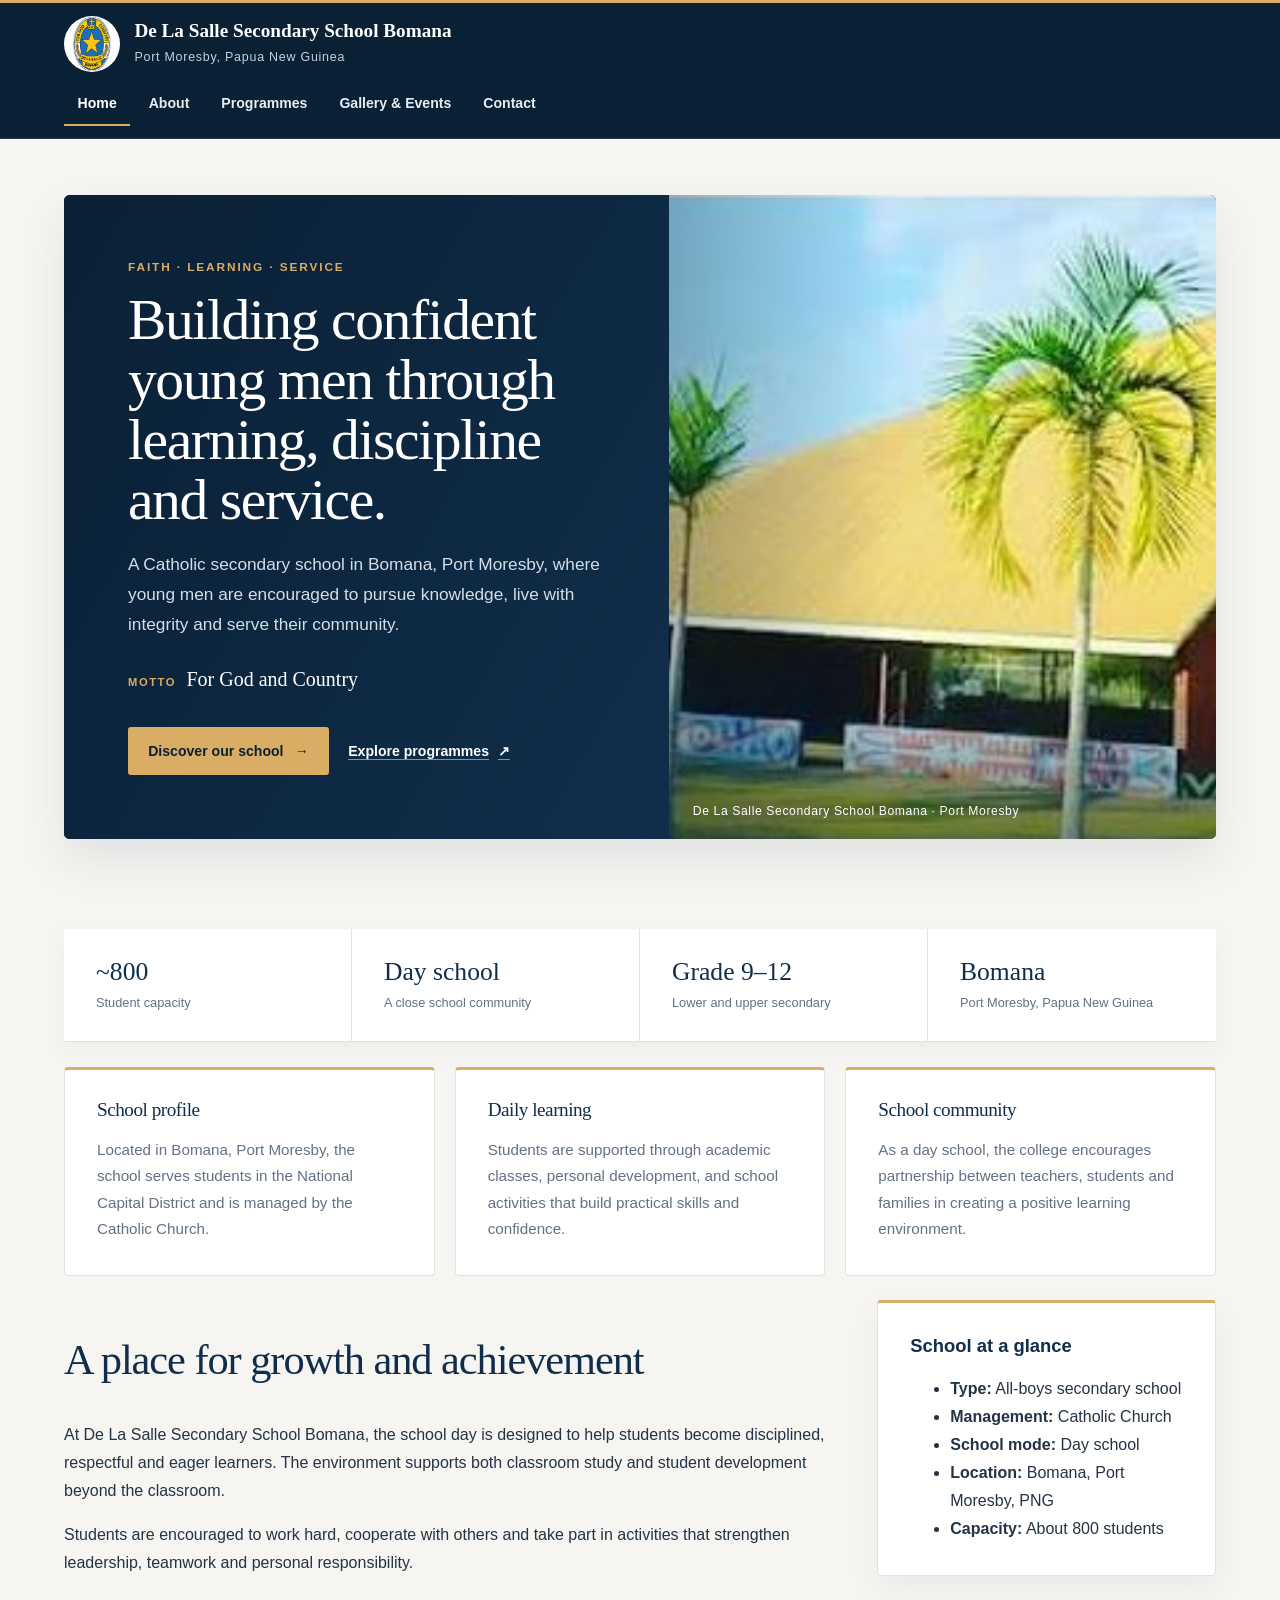
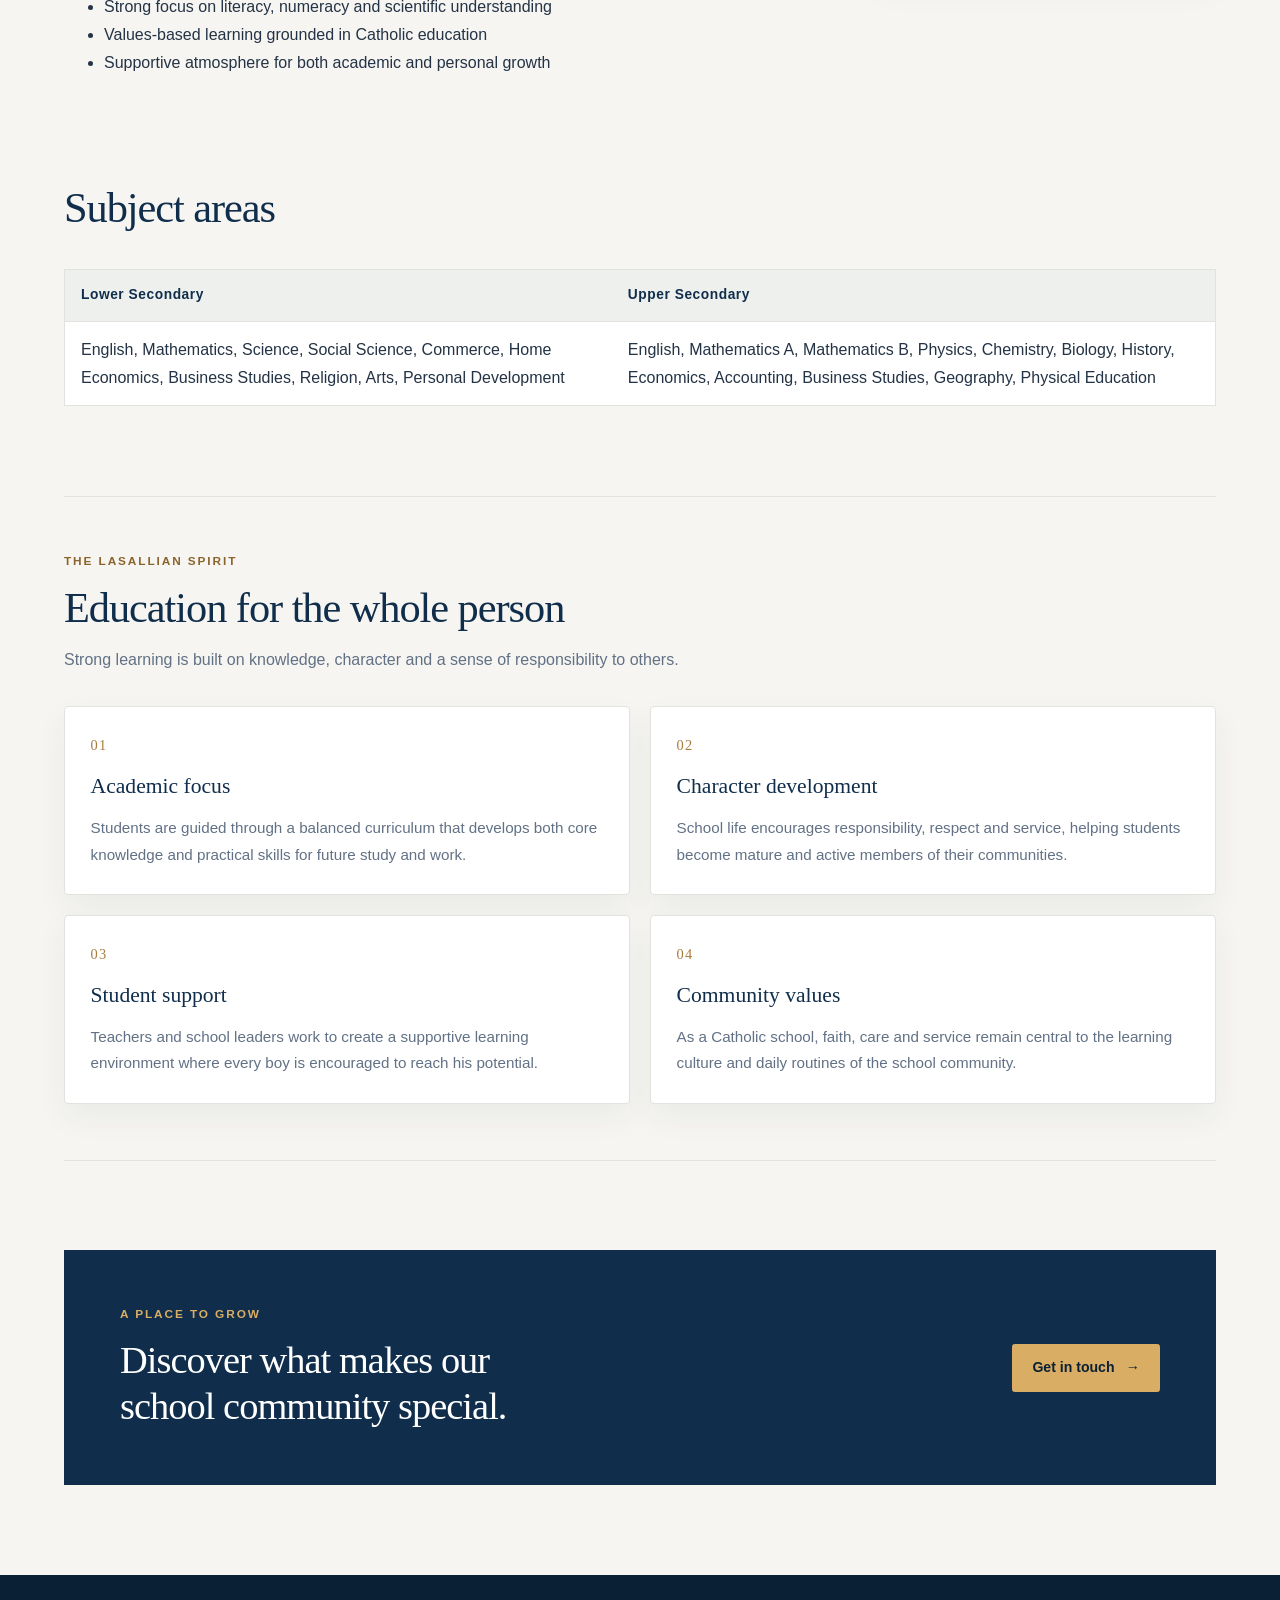
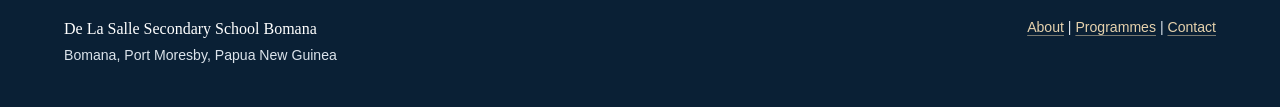
<file: index.html>
<!DOCTYPE html>
<html lang="en">
<head>
    <meta charset="UTF-8">
    <meta name="viewport" content="width=device-width, initial-scale=1.0">
    <meta name="description" content="De La Salle Secondary School Bomana is a Catholic all-boys day school in Port Moresby, Papua New Guinea. Explore our school, students, programmes and community life.">
    <meta name="keywords" content="De La Salle Secondary School Bomana, Catholic school, Port Moresby, PNG, secondary school, academics, programmes">
    <title>De La Salle Secondary School Bomana | Home</title>
    <link rel="stylesheet" href="styles.css">
</head>
<body>
    <a class="skip-link" href="#main-content">Skip to main content</a>
    <header>
        <div class="topbar">
            <a class="brand" href="index.html" aria-label="De La Salle Secondary School Bomana home page">
                <img src="Images/logo.jpg.jpg" alt="De La Salle Secondary School Bomana logo">
                <div class="brand-text">
                    <strong>De La Salle Secondary School Bomana</strong>
                    <span>Port Moresby, Papua New Guinea</span>
                </div>
            </a>
        </div>
        <nav class="site-nav" aria-label="Main navigation">
            <a class="current" href="index.html" aria-current="page">Home</a>
            <a href="about.html">About</a>
            <a href="programmes.html">Programmes</a>
            <a href="gallery.html">Gallery &amp; Events</a>
            <a href="contact.html">Contact</a>
        </nav>
    </header>

    <main id="main-content">
        <section class="hero" aria-labelledby="home-title">
            <div>
                <p class="eyebrow">Faith · Learning · Service</p>
                <h1 id="home-title">Building confident young men through learning, discipline and service.</h1>
                <p class="hero-copy">A Catholic secondary school in Bomana, Port Moresby, where young men are encouraged to pursue knowledge, live with integrity and serve their community.</p>
                <p class="hero-motto"><span>Motto</span> For God and Country</p>
                <div class="cta-row">
                    <a class="button" href="about.html">Discover our school <span aria-hidden="true">→</span></a>
                    <a class="text-link" href="programmes.html">Explore programmes <span aria-hidden="true">↗</span></a>
                </div>
            </div>
            <figure>
                <img src="Images/Cover Page.jpg.jpg" alt="Front view of De La Salle Secondary School Bomana campus">
                <figcaption>De La Salle Secondary School Bomana · Port Moresby</figcaption>
            </figure>
        </section>

        <section class="school-facts" aria-label="School at a glance">
            <div><strong>~800</strong><span>Student capacity</span></div>
            <div><strong>Day school</strong><span>A close school community</span></div>
            <div><strong>Grade 9–12</strong><span>Lower and upper secondary</span></div>
            <div><strong>Bomana</strong><span>Port Moresby, Papua New Guinea</span></div>
        </section>

        <section class="info-grid" aria-label="School highlights">
            <article class="card">
                <h2>School profile</h2>
                <p>Located in Bomana, Port Moresby, the school serves students in the National Capital District and is managed by the Catholic Church.</p>
            </article>
            <article class="card">
                <h2>Daily learning</h2>
                <p>Students are supported through academic classes, personal development, and school activities that build practical skills and confidence.</p>
            </article>
            <article class="card">
                <h2>School community</h2>
                <p>As a day school, the college encourages partnership between teachers, students and families in creating a positive learning environment.</p>
            </article>
        </section>

        <section class="content-layout" aria-labelledby="overview-title">
            <article>
                <h2 id="overview-title">A place for growth and achievement</h2>
                <p>At De La Salle Secondary School Bomana, the school day is designed to help students become disciplined, respectful and eager learners. The environment supports both classroom study and student development beyond the classroom.</p>
                <p>Students are encouraged to work hard, cooperate with others and take part in activities that strengthen leadership, teamwork and personal responsibility.</p>
                <ul>
                    <li>Strong focus on literacy, numeracy and scientific understanding</li>
                    <li>Values-based learning grounded in Catholic education</li>
                    <li>Supportive atmosphere for both academic and personal growth</li>
                </ul>
            </article>

            <aside class="panel" aria-label="School facts">
                <h3>School at a glance</h3>
                <ul>
                    <li><strong>Type:</strong> All-boys secondary school</li>
                    <li><strong>Management:</strong> Catholic Church</li>
                    <li><strong>School mode:</strong> Day school</li>
                    <li><strong>Location:</strong> Bomana, Port Moresby, PNG</li>
                    <li><strong>Capacity:</strong> About 800 students</li>
                </ul>
            </aside>
        </section>

        <section aria-labelledby="curriculum-title">
            <h2 id="curriculum-title">Subject areas</h2>
            <div class="table-scroll" role="region" aria-label="Subject areas by secondary level" tabindex="0">
                <table>
                    <thead>
                        <tr>
                            <th>Lower Secondary</th>
                            <th>Upper Secondary</th>
                        </tr>
                    </thead>
                    <tbody>
                        <tr>
                            <td>English, Mathematics, Science, Social Science, Commerce, Home Economics, Business Studies, Religion, Arts, Personal Development</td>
                            <td>English, Mathematics A, Mathematics B, Physics, Chemistry, Biology, History, Economics, Accounting, Business Studies, Geography, Physical Education</td>
                        </tr>
                    </tbody>
                </table>
            </div>
        </section>

        <section class="feature-section" aria-label="Why choose our school">
            <div class="section-heading">
                <p class="eyebrow">The Lasallian spirit</p>
                <h2>Education for the whole person</h2>
                <p>Strong learning is built on knowledge, character and a sense of responsibility to others.</p>
            </div>
            <div class="feature-grid">
            <article class="card">
                <span class="card-index">01</span>
                <h3>Academic focus</h3>
                <p>Students are guided through a balanced curriculum that develops both core knowledge and practical skills for future study and work.</p>
            </article>
            <article class="card">
                <span class="card-index">02</span>
                <h3>Character development</h3>
                <p>School life encourages responsibility, respect and service, helping students become mature and active members of their communities.</p>
            </article>
            <article class="card">
                <span class="card-index">03</span>
                <h3>Student support</h3>
                <p>Teachers and school leaders work to create a supportive learning environment where every boy is encouraged to reach his potential.</p>
            </article>
            <article class="card">
                <span class="card-index">04</span>
                <h3>Community values</h3>
                <p>As a Catholic school, faith, care and service remain central to the learning culture and daily routines of the school community.</p>
            </article>
            </div>
        </section>

        <section class="closing-banner">
            <div>
                <p class="eyebrow">A place to grow</p>
                <h2>Discover what makes our school community special.</h2>
            </div>
            <a class="button button-light" href="contact.html">Get in touch <span aria-hidden="true">→</span></a>
        </section>
    </main>

    <footer>
        <div class="footer-inner">
            <div>
                <strong>De La Salle Secondary School Bomana</strong><br>
                Bomana, Port Moresby, Papua New Guinea
            </div>
            <div>
                <a href="about.html">About</a> | 
                <a href="programmes.html">Programmes</a> | 
                <a href="contact.html">Contact</a>
            </div>
        </div>
    </footer>
</body>
</html>
</file>
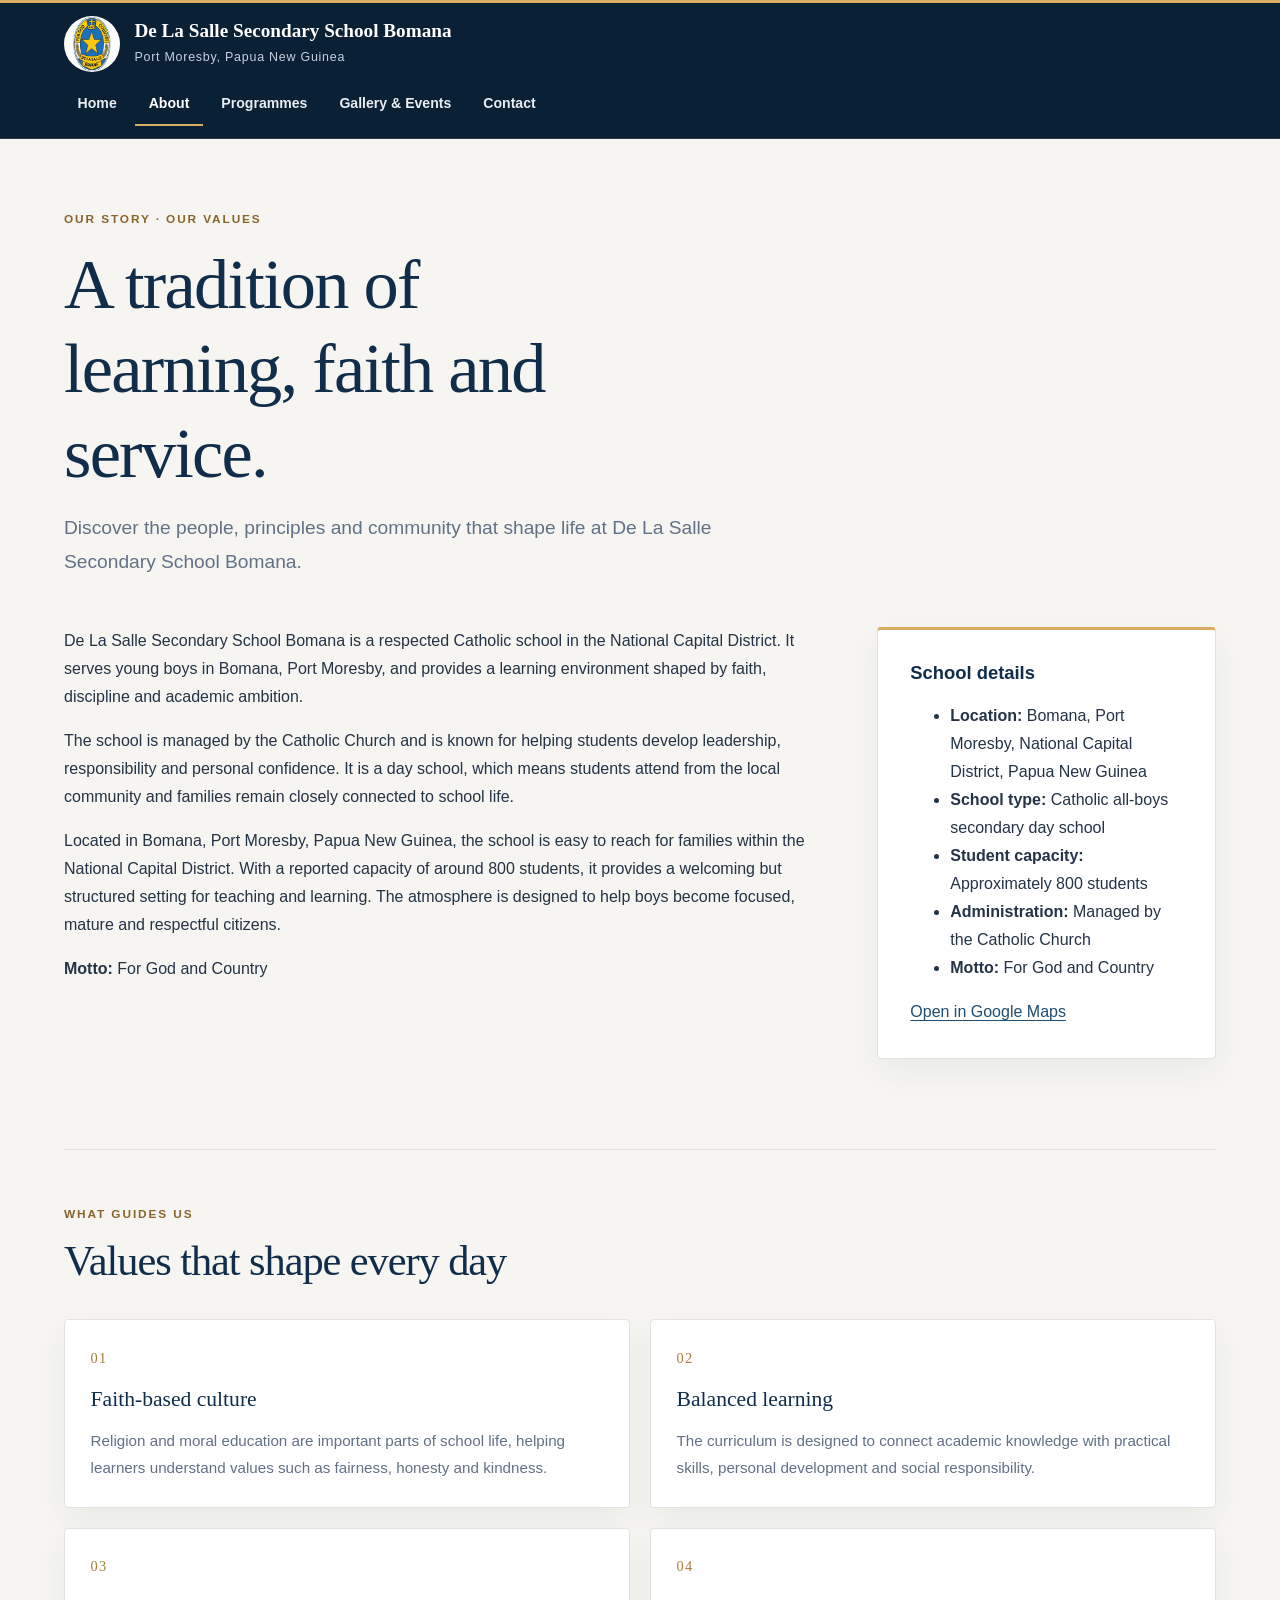
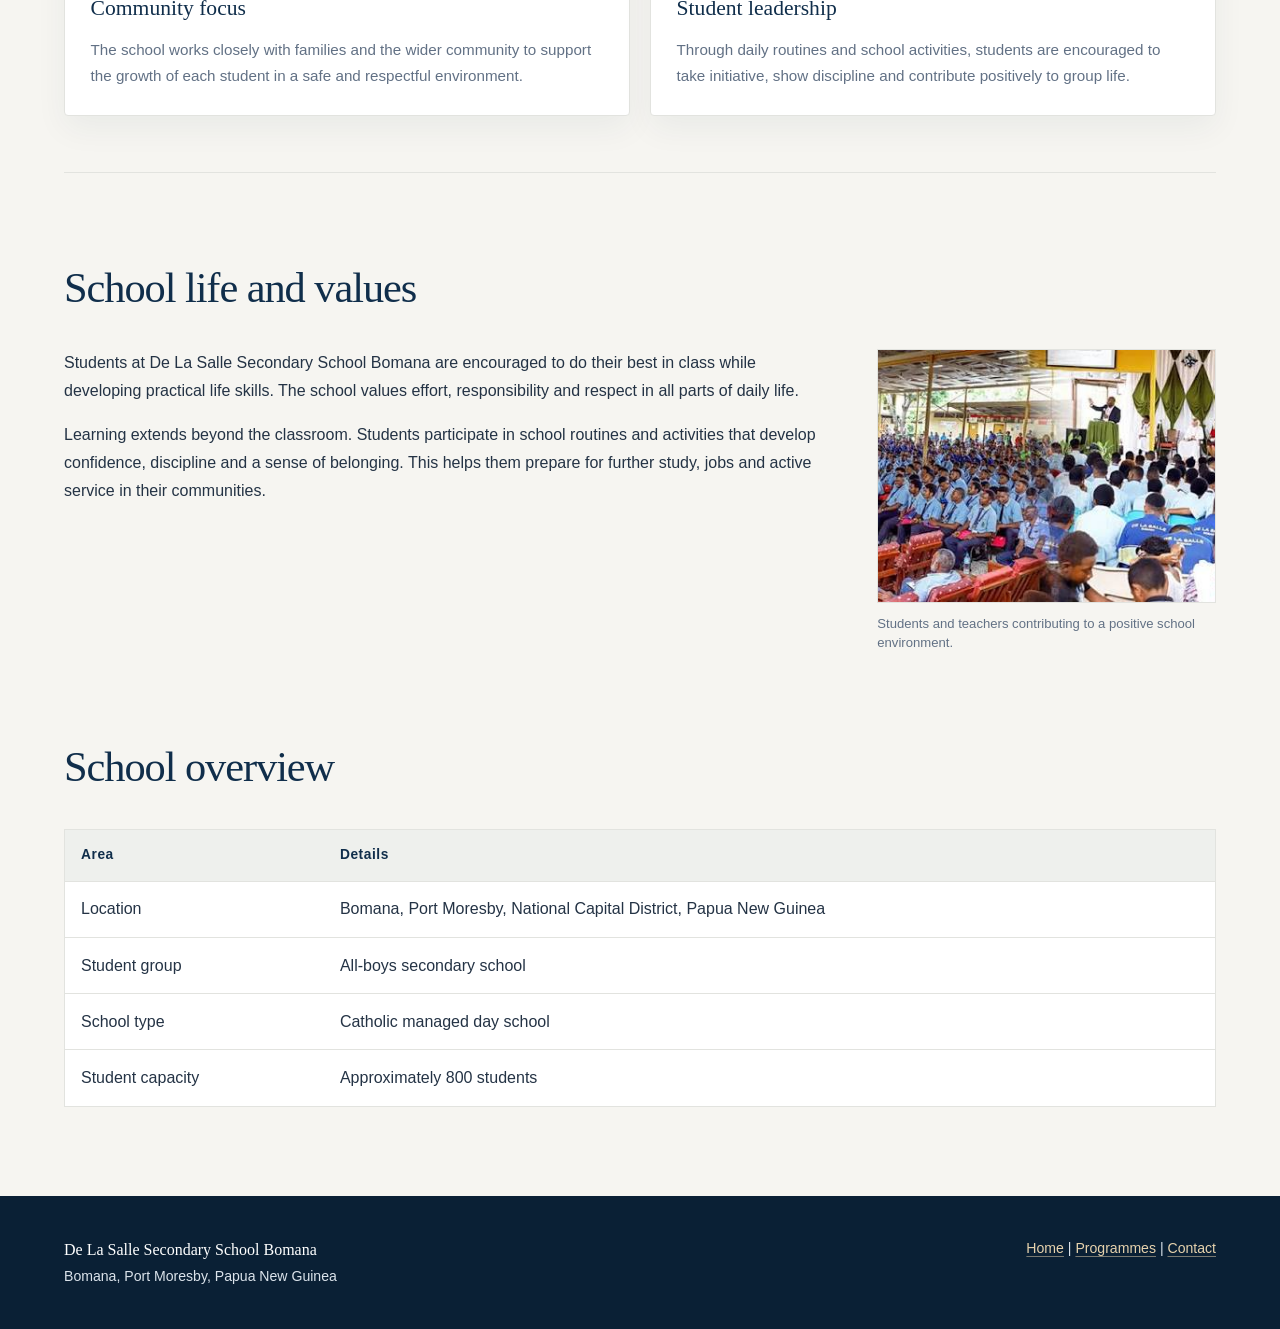
<file: about.html>
<!DOCTYPE html>
<html lang="en">
<head>
    <meta charset="UTF-8">
    <meta name="viewport" content="width=device-width, initial-scale=1.0">
    <meta name="description" content="Learn about De La Salle Secondary School Bomana, its Catholic mission, student life and supportive learning environment in Port Moresby.">
    <title>De La Salle Secondary School Bomana | About</title>
    <link rel="stylesheet" href="styles.css">
</head>
<body>
    <a class="skip-link" href="#main-content">Skip to main content</a>
    <header>
        <div class="topbar">
            <a class="brand" href="index.html" aria-label="De La Salle Secondary School Bomana home page">
                <img src="Images/logo.jpg.jpg" alt="De La Salle Secondary School Bomana logo">
                <div class="brand-text">
                    <strong>De La Salle Secondary School Bomana</strong>
                    <span>Port Moresby, Papua New Guinea</span>
                </div>
            </a>
        </div>
        <nav class="site-nav" aria-label="Main navigation">
            <a href="index.html">Home</a>
            <a class="current" href="about.html" aria-current="page">About</a>
            <a href="programmes.html">Programmes</a>
            <a href="gallery.html">Gallery &amp; Events</a>
            <a href="contact.html">Contact</a>
        </nav>
    </header>

    <main id="main-content">
        <section aria-labelledby="about-heading">
            <div class="page-intro">
                <p class="eyebrow">Our story · Our values</p>
                <h1 id="about-heading" class="page-heading">A tradition of learning, faith and service.</h1>
                <p>Discover the people, principles and community that shape life at De La Salle Secondary School Bomana.</p>
            </div>
            <div class="content-layout">
                <article>
                    <p>De La Salle Secondary School Bomana is a respected Catholic school in the National Capital District. It serves young boys in Bomana, Port Moresby, and provides a learning environment shaped by faith, discipline and academic ambition.</p>
                    <p>The school is managed by the Catholic Church and is known for helping students develop leadership, responsibility and personal confidence. It is a day school, which means students attend from the local community and families remain closely connected to school life.</p>
                    <p>Located in Bomana, Port Moresby, Papua New Guinea, the school is easy to reach for families within the National Capital District. With a reported capacity of around 800 students, it provides a welcoming but structured setting for teaching and learning. The atmosphere is designed to help boys become focused, mature and respectful citizens.</p>
                    <p><strong>Motto:</strong> For God and Country</p>
                </article>

                <aside class="panel">
                    <h3>School details</h3>
                    <ul>
                        <li><strong>Location:</strong> Bomana, Port Moresby, National Capital District, Papua New Guinea</li>
                        <li><strong>School type:</strong> Catholic all-boys secondary day school</li>
                        <li><strong>Student capacity:</strong> Approximately 800 students</li>
                        <li><strong>Administration:</strong> Managed by the Catholic Church</li>
                        <li><strong>Motto:</strong> For God and Country</li>
                    </ul>
                    <p><a href="https://www.google.com/maps/place/DeLaSalle+Secondary+School-Bomana/data=!4m2!3m1!1s0x0:0xc4991643e8510c37?sa=X&ved=1t:2428&ictx=111" target="_blank" rel="noopener noreferrer">Open in Google Maps</a></p>
                </aside>
            </div>
        </section>

        <section class="feature-section" aria-label="School strengths">
            <div class="section-heading">
                <p class="eyebrow">What guides us</p>
                <h2>Values that shape every day</h2>
            </div>
            <div class="feature-grid">
            <article class="card">
                <span class="card-index">01</span>
                <h3>Faith-based culture</h3>
                <p>Religion and moral education are important parts of school life, helping learners understand values such as fairness, honesty and kindness.</p>
            </article>
            <article class="card">
                <span class="card-index">02</span>
                <h3>Balanced learning</h3>
                <p>The curriculum is designed to connect academic knowledge with practical skills, personal development and social responsibility.</p>
            </article>
            <article class="card">
                <span class="card-index">03</span>
                <h3>Community focus</h3>
                <p>The school works closely with families and the wider community to support the growth of each student in a safe and respectful environment.</p>
            </article>
            <article class="card">
                <span class="card-index">04</span>
                <h3>Student leadership</h3>
                <p>Through daily routines and school activities, students are encouraged to take initiative, show discipline and contribute positively to group life.</p>
            </article>
            </div>
        </section>

        <section aria-labelledby="history-heading">
            <h2 id="history-heading">School life and values</h2>
            <div class="content-layout">
                <article>
                    <p>Students at De La Salle Secondary School Bomana are encouraged to do their best in class while developing practical life skills. The school values effort, responsibility and respect in all parts of daily life.</p>
                    <p>Learning extends beyond the classroom. Students participate in school routines and activities that develop confidence, discipline and a sense of belonging. This helps them prepare for further study, jobs and active service in their communities.</p>
                </article>

                <figure>
                    <img src="Images/Yeno.jpg.jpg" alt="Students and staff working together in a school setting">
                    <figcaption>Students and teachers contributing to a positive school environment.</figcaption>
                </figure>
            </div>
        </section>

        <section aria-labelledby="table-title">
            <h2 id="table-title">School overview</h2>
            <div class="table-scroll" role="region" aria-label="School overview details" tabindex="0">
                <table>
                    <thead>
                        <tr>
                            <th>Area</th>
                            <th>Details</th>
                        </tr>
                    </thead>
                    <tbody>
                        <tr>
                            <td>Location</td>
                            <td>Bomana, Port Moresby, National Capital District, Papua New Guinea</td>
                        </tr>
                        <tr>
                            <td>Student group</td>
                            <td>All-boys secondary school</td>
                        </tr>
                        <tr>
                            <td>School type</td>
                            <td>Catholic managed day school</td>
                        </tr>
                        <tr>
                            <td>Student capacity</td>
                            <td>Approximately 800 students</td>
                        </tr>
                    </tbody>
                </table>
            </div>
        </section>
    </main>

    <footer>
        <div class="footer-inner">
            <div>
                <strong>De La Salle Secondary School Bomana</strong><br>
                Bomana, Port Moresby, Papua New Guinea
            </div>
            <div>
                <a href="index.html">Home</a> | 
                <a href="programmes.html">Programmes</a> | 
                <a href="contact.html">Contact</a>
            </div>
        </div>
    </footer>
</body>
</html>
</file>
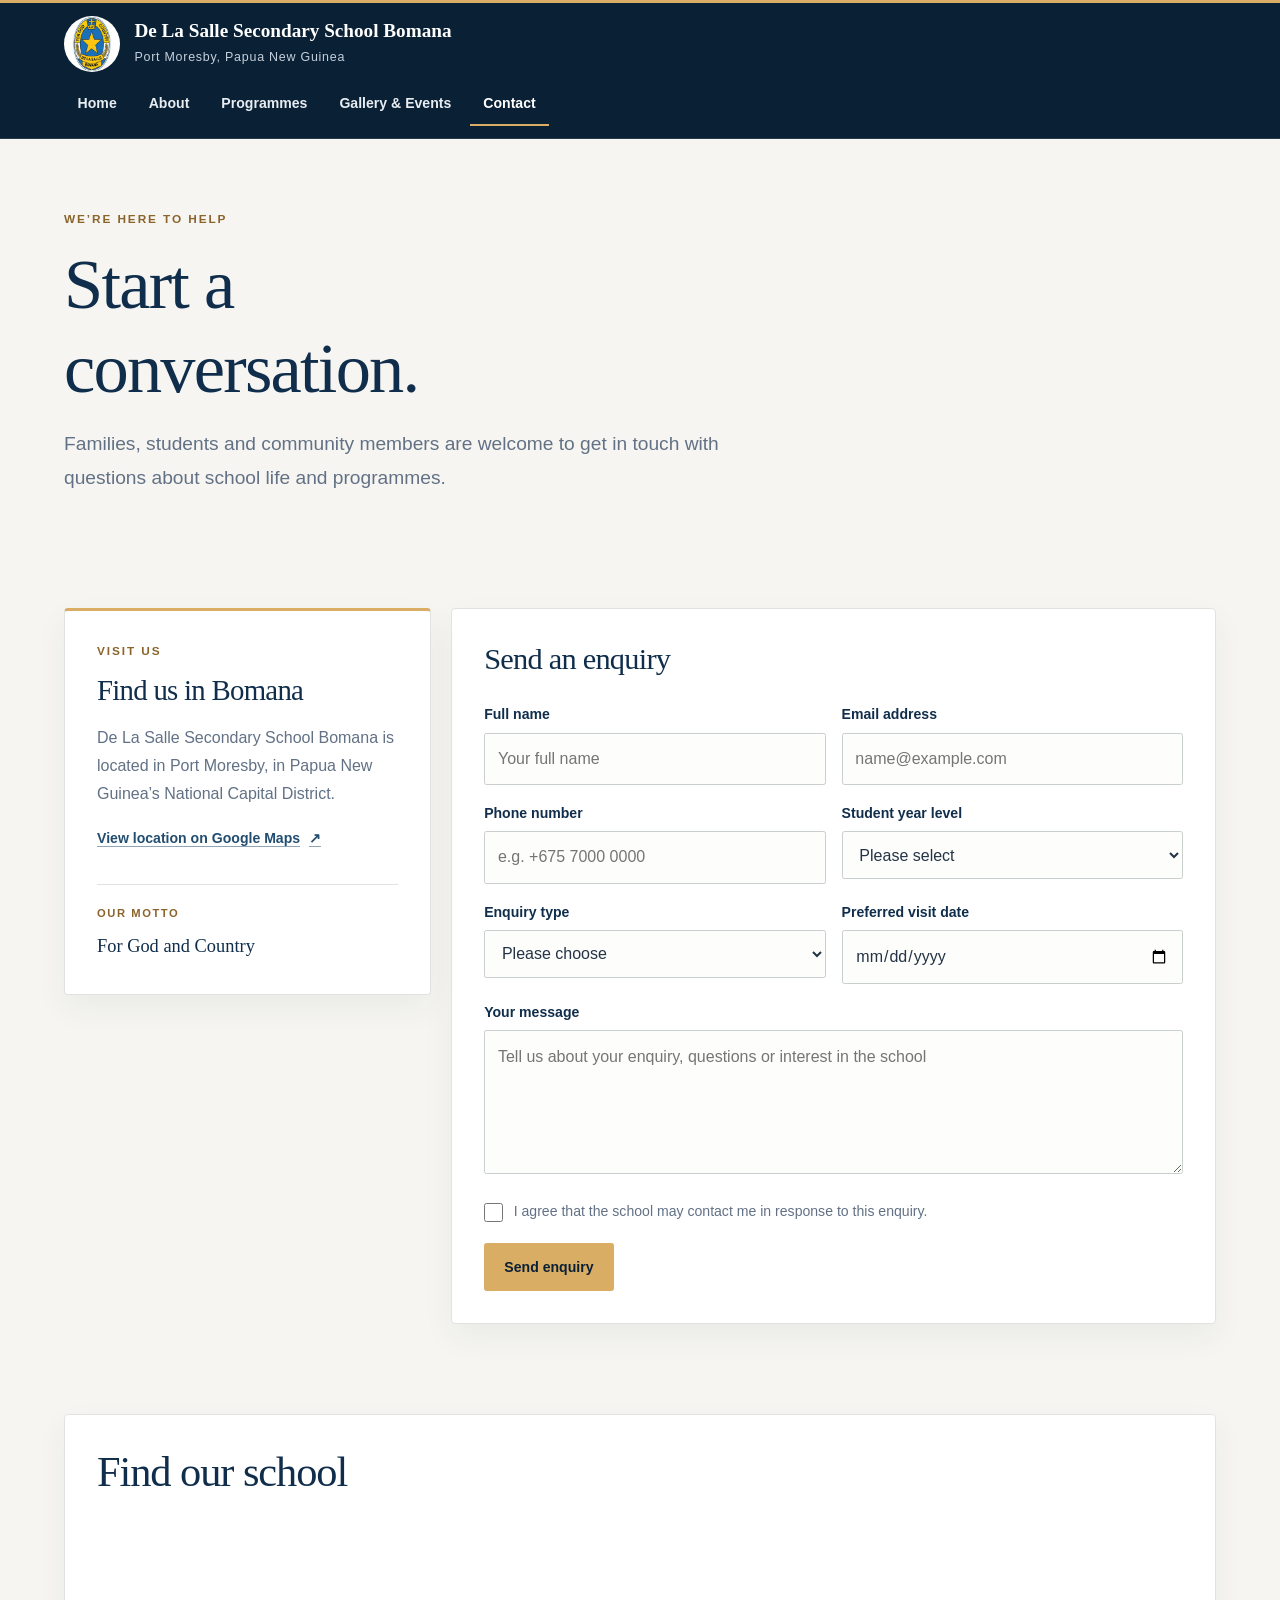
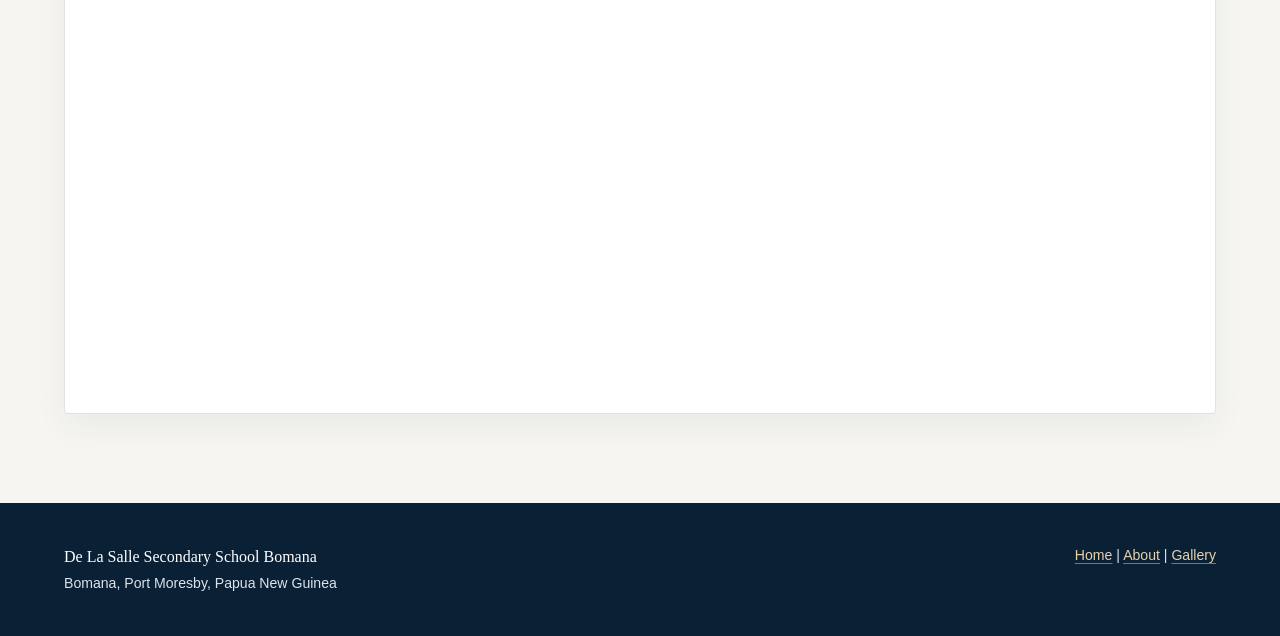
<file: contact.html>
<!DOCTYPE html>
<html lang="en">
<head>
    <meta charset="UTF-8">
    <meta name="viewport" content="width=device-width, initial-scale=1.0">
    <meta name="description" content="Contact De La Salle Secondary School Bomana to ask about admissions, school life or general enquiries in Port Moresby, PNG.">
    <title>De La Salle Secondary School Bomana | Contact</title>
    <link rel="stylesheet" href="styles.css">
</head>
<body>
    <a class="skip-link" href="#main-content">Skip to main content</a>
    <header>
        <div class="topbar">
            <a class="brand" href="index.html" aria-label="De La Salle Secondary School Bomana home page">
                <img src="Images/logo.jpg.jpg" alt="De La Salle Secondary School Bomana logo">
                <div class="brand-text">
                    <strong>De La Salle Secondary School Bomana</strong>
                    <span>Port Moresby, Papua New Guinea</span>
                </div>
            </a>
        </div>
        <nav class="site-nav" aria-label="Main navigation">
            <a href="index.html">Home</a>
            <a href="about.html">About</a>
            <a href="programmes.html">Programmes</a>
            <a href="gallery.html">Gallery &amp; Events</a>
            <a class="current" href="contact.html" aria-current="page">Contact</a>
        </nav>
    </header>

    <main id="main-content">
        <section aria-labelledby="contact-heading">
            <div class="page-intro">
                <p class="eyebrow">We’re here to help</p>
                <h1 id="contact-heading" class="page-heading">Start a conversation.</h1>
                <p>Families, students and community members are welcome to get in touch with questions about school life and programmes.</p>
            </div>
        </section>

        <section class="contact-grid" aria-label="Contact information and enquiry form">
            <aside class="contact-note">
                <p class="eyebrow">Visit us</p>
                <h2>Find us in Bomana</h2>
                <p>De La Salle Secondary School Bomana is located in Port Moresby, in Papua New Guinea’s National Capital District.</p>
                <a class="text-link" href="https://www.google.com/maps/place/DeLaSalle+Secondary+School-Bomana/data=!4m2!3m1!1s0x0:0xc4991643e8510c37?sa=X&amp;ved=1t:2428&amp;ictx=111" target="_blank" rel="noopener noreferrer">View location on Google Maps <span aria-hidden="true">↗</span></a>
                <div class="contact-motto"><span>Our motto</span><strong>For God and Country</strong></div>
            </aside>
            <form action="#" method="post" aria-label="School enquiry form">
                <h2>Send an enquiry</h2>
                <div class="form-grid">
                    <div>
                        <label for="full-name">Full name</label>
                        <input id="full-name" name="full-name" type="text" required minlength="2" maxlength="80" pattern="[A-Za-z\s'-]+" placeholder="Your full name">
                    </div>
                    <div>
                        <label for="email">Email address</label>
                        <input id="email" name="email" type="email" required maxlength="100" placeholder="name@example.com">
                    </div>
                    <div>
                        <label for="phone">Phone number</label>
                        <input id="phone" name="phone" type="tel" required pattern="^\+?[0-9\s-]{8,15}$" placeholder="e.g. +675 7000 0000">
                    </div>
                    <div>
                        <label for="student-level">Student year level</label>
                        <select id="student-level" name="student-level" required>
                            <option value="">Please select</option>
                            <option value="grade-9">Grade 9</option>
                            <option value="grade-10">Grade 10</option>
                            <option value="grade-11">Grade 11</option>
                            <option value="grade-12">Grade 12</option>
                            <option value="other">Other</option>
                        </select>
                    </div>
                </div>

                <div class="form-grid form-grid-spaced">
                    <div>
                        <label for="interest">Enquiry type</label>
                        <select id="interest" name="interest" required>
                            <option value="">Please choose</option>
                            <option value="admission">Admission / enrolment</option>
                            <option value="programme">Academic programme</option>
                            <option value="events">School events</option>
                            <option value="general">General enquiry</option>
                        </select>
                    </div>
                    <div>
                        <label for="visit-date">Preferred visit date</label>
                        <input id="visit-date" name="visit-date" type="date">
                    </div>
                </div>

                <div class="form-field-spaced">
                    <label for="message">Your message</label>
                    <textarea id="message" name="message" required minlength="20" maxlength="800" placeholder="Tell us about your enquiry, questions or interest in the school"></textarea>
                </div>

                <div class="checkbox-row">
                    <input id="consent" name="consent" type="checkbox" required>
                    <label for="consent">I agree that the school may contact me in response to this enquiry.</label>
                </div>

                <div class="form-submit">
                    <button type="submit">Send enquiry</button>
                </div>
            </form>
        </section>

        <section class="map-panel" aria-labelledby="map-title">
            <h2 id="map-title">Find our school</h2>
            <iframe
                class="map-frame"
                title="Map showing the location of De La Salle Secondary School Bomana"
                src="https://www.google.com/maps?q=De%20La%20Salle%20Secondary%20School%20Bomana&output=embed"
                allowfullscreen=""
                loading="lazy"
                referrerpolicy="no-referrer-when-downgrade">
            </iframe>
        </section>
    </main>

    <footer>
        <div class="footer-inner">
            <div>
                <strong>De La Salle Secondary School Bomana</strong><br>
                Bomana, Port Moresby, Papua New Guinea
            </div>
            <div>
                <a href="index.html">Home</a> | 
                <a href="about.html">About</a> | 
                <a href="gallery.html">Gallery</a>
            </div>
        </div>
    </footer>
</body>
</html>
</file>
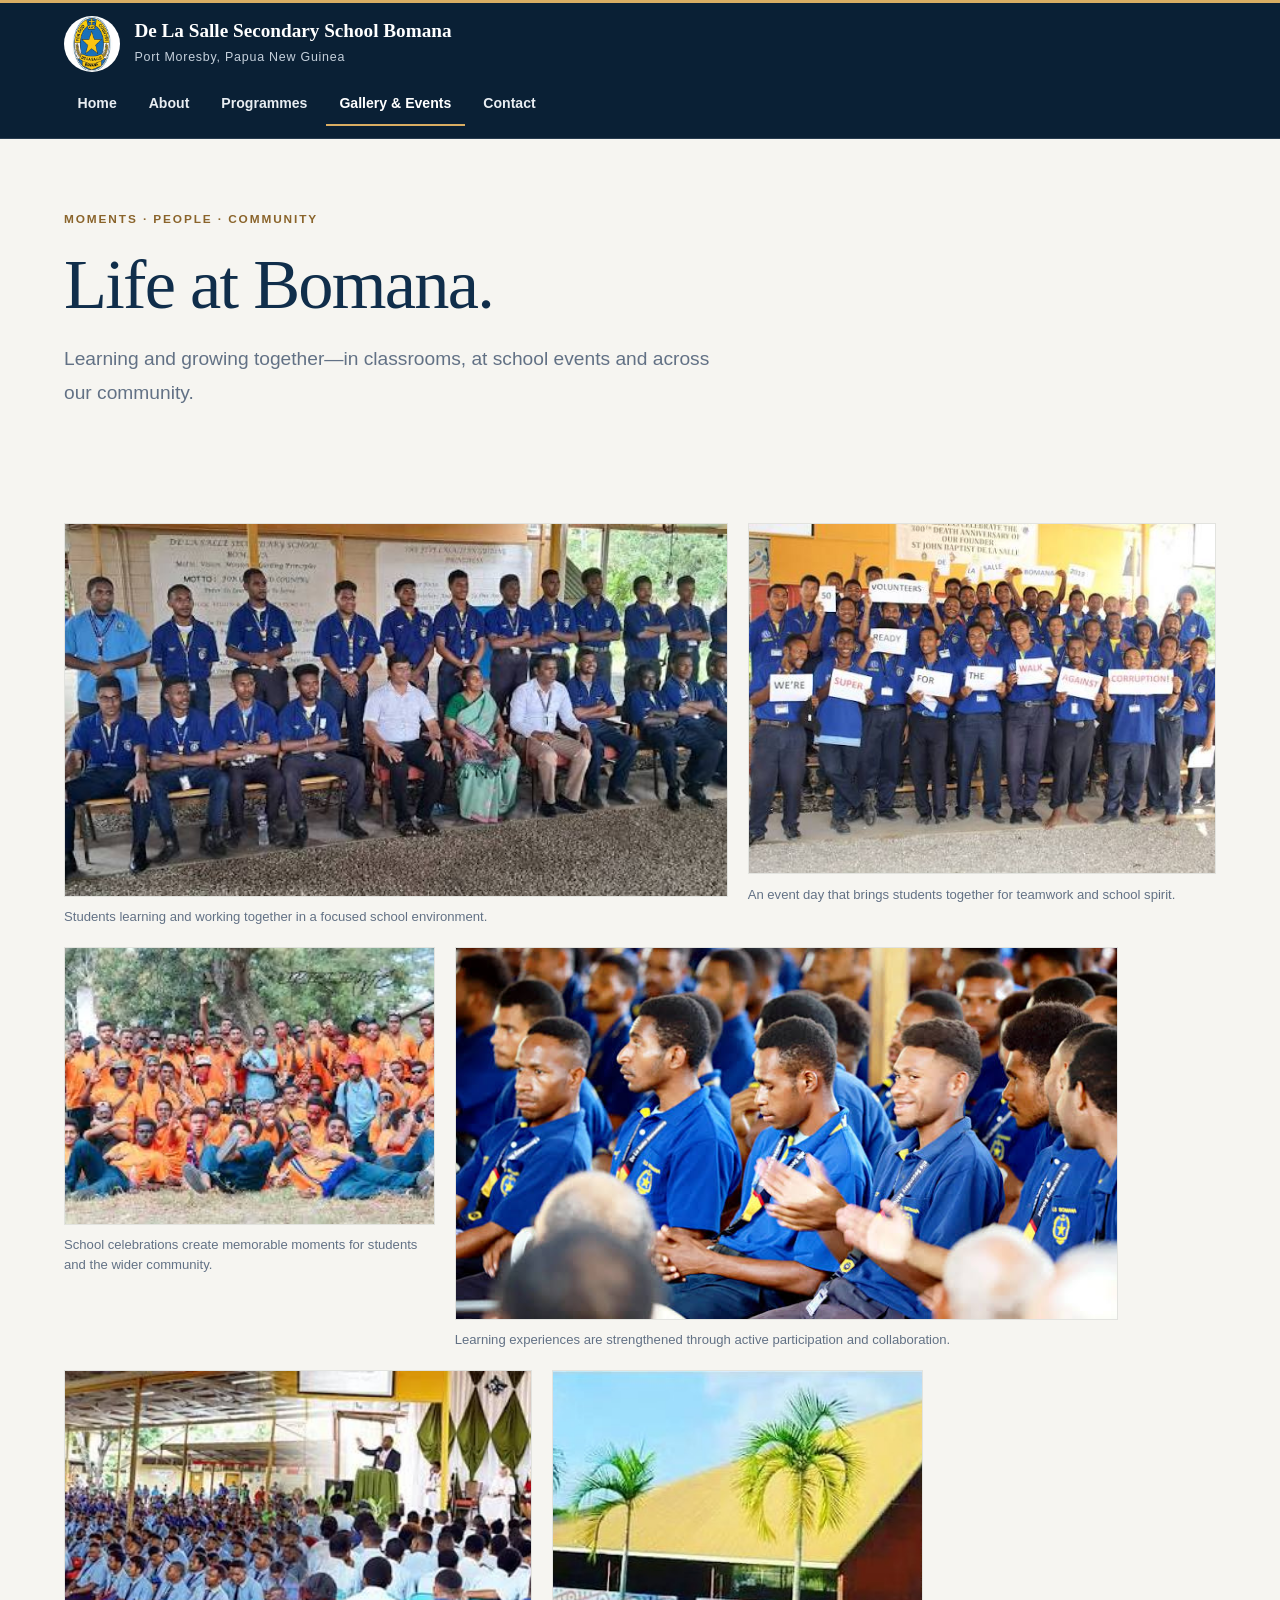
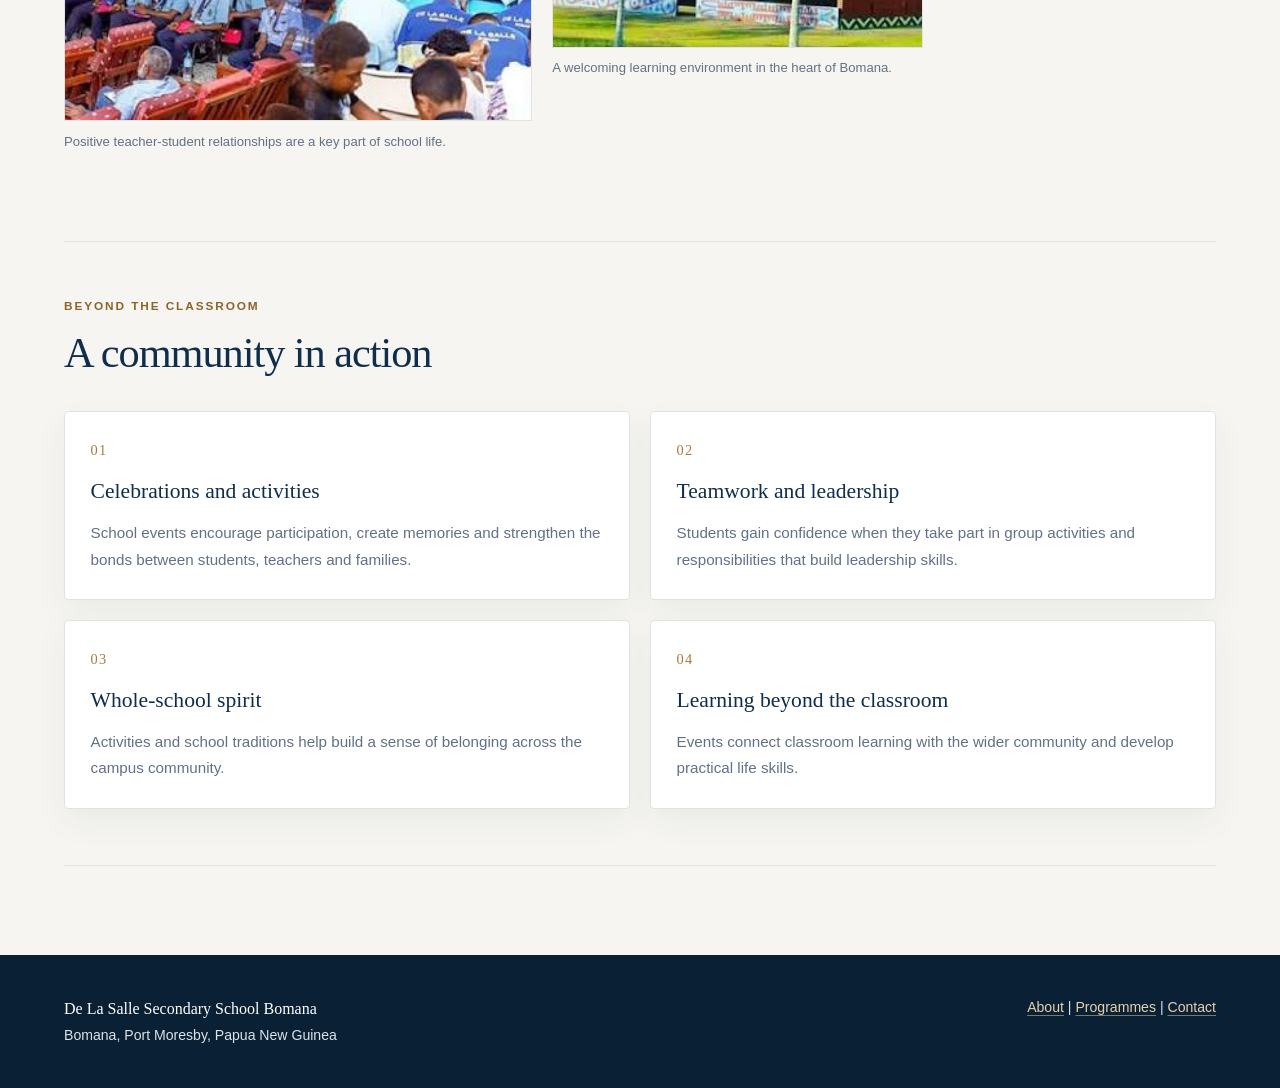
<file: gallery.html>
<!DOCTYPE html>
<html lang="en">
<head>
    <meta charset="UTF-8">
    <meta name="viewport" content="width=device-width, initial-scale=1.0">
    <meta name="description" content="View school events and gallery highlights from De La Salle Secondary School Bomana in Port Moresby.">
    <title>De La Salle Secondary School Bomana | Gallery &amp; Events</title>
    <link rel="stylesheet" href="styles.css">
</head>
<body>
    <a class="skip-link" href="#main-content">Skip to main content</a>
    <header>
        <div class="topbar">
            <a class="brand" href="index.html" aria-label="De La Salle Secondary School Bomana home page">
                <img src="Images/logo.jpg.jpg" alt="De La Salle Secondary School Bomana logo">
                <div class="brand-text">
                    <strong>De La Salle Secondary School Bomana</strong>
                    <span>Port Moresby, Papua New Guinea</span>
                </div>
            </a>
        </div>
        <nav class="site-nav" aria-label="Main navigation">
            <a href="index.html">Home</a>
            <a href="about.html">About</a>
            <a href="programmes.html">Programmes</a>
            <a class="current" href="gallery.html" aria-current="page">Gallery &amp; Events</a>
            <a href="contact.html">Contact</a>
        </nav>
    </header>

    <main id="main-content">
        <section aria-labelledby="gallery-heading">
            <div class="page-intro">
                <p class="eyebrow">Moments · People · Community</p>
                <h1 id="gallery-heading" class="page-heading">Life at Bomana.</h1>
                <p>Learning and growing together—in classrooms, at school events and across our community.</p>
            </div>
        </section>

        <section class="gallery-grid" aria-label="School gallery">
            <figure>
                <img src="Images/image.jpg.jpg" alt="Students taking part in an academic or school activity">
                <figcaption>Students learning and working together in a focused school environment.</figcaption>
            </figure>
            <figure>
                <img src="Images/Event.jpg.jpg" alt="School event or sports activity at De La Salle Secondary School Bomana">
                <figcaption>An event day that brings students together for teamwork and school spirit.</figcaption>
            </figure>
            <figure>
                <img src="Images/Events.jpg.jpg" alt="A school celebration or campus event at Bomana">
                <figcaption>School celebrations create memorable moments for students and the wider community.</figcaption>
            </figure>
            <figure>
                <img src="Images/Muno.jpg.jpg" alt="Students in a classroom or group learning setting">
                <figcaption>Learning experiences are strengthened through active participation and collaboration.</figcaption>
            </figure>
            <figure>
                <img src="Images/Yeno.jpg.jpg" alt="Students and teachers engaged in a school activity">
                <figcaption>Positive teacher-student relationships are a key part of school life.</figcaption>
            </figure>
            <figure>
                <img src="Images/Cover Page.jpg.jpg" alt="Campus scene showing the De La Salle Secondary School Bomana school environment">
                <figcaption>A welcoming learning environment in the heart of Bomana.</figcaption>
            </figure>
        </section>

        <section class="feature-section" aria-labelledby="events-title">
            <div class="section-heading">
                <p class="eyebrow">Beyond the classroom</p>
                <h2 id="events-title">A community in action</h2>
            </div>
            <div class="feature-grid">
            <article class="card">
                <span class="card-index">01</span>
                <h3>Celebrations and activities</h3>
                <p>School events encourage participation, create memories and strengthen the bonds between students, teachers and families.</p>
            </article>
            <article class="card">
                <span class="card-index">02</span>
                <h3>Teamwork and leadership</h3>
                <p>Students gain confidence when they take part in group activities and responsibilities that build leadership skills.</p>
            </article>
            <article class="card">
                <span class="card-index">03</span>
                <h3>Whole-school spirit</h3>
                <p>Activities and school traditions help build a sense of belonging across the campus community.</p>
            </article>
            <article class="card">
                <span class="card-index">04</span>
                <h3>Learning beyond the classroom</h3>
                <p>Events connect classroom learning with the wider community and develop practical life skills.</p>
            </article>
            </div>
        </section>
    </main>

    <footer>
        <div class="footer-inner">
            <div>
                <strong>De La Salle Secondary School Bomana</strong><br>
                Bomana, Port Moresby, Papua New Guinea
            </div>
            <div>
                <a href="about.html">About</a> | 
                <a href="programmes.html">Programmes</a> | 
                <a href="contact.html">Contact</a>
            </div>
        </div>
    </footer>
</body>
</html>
</file>
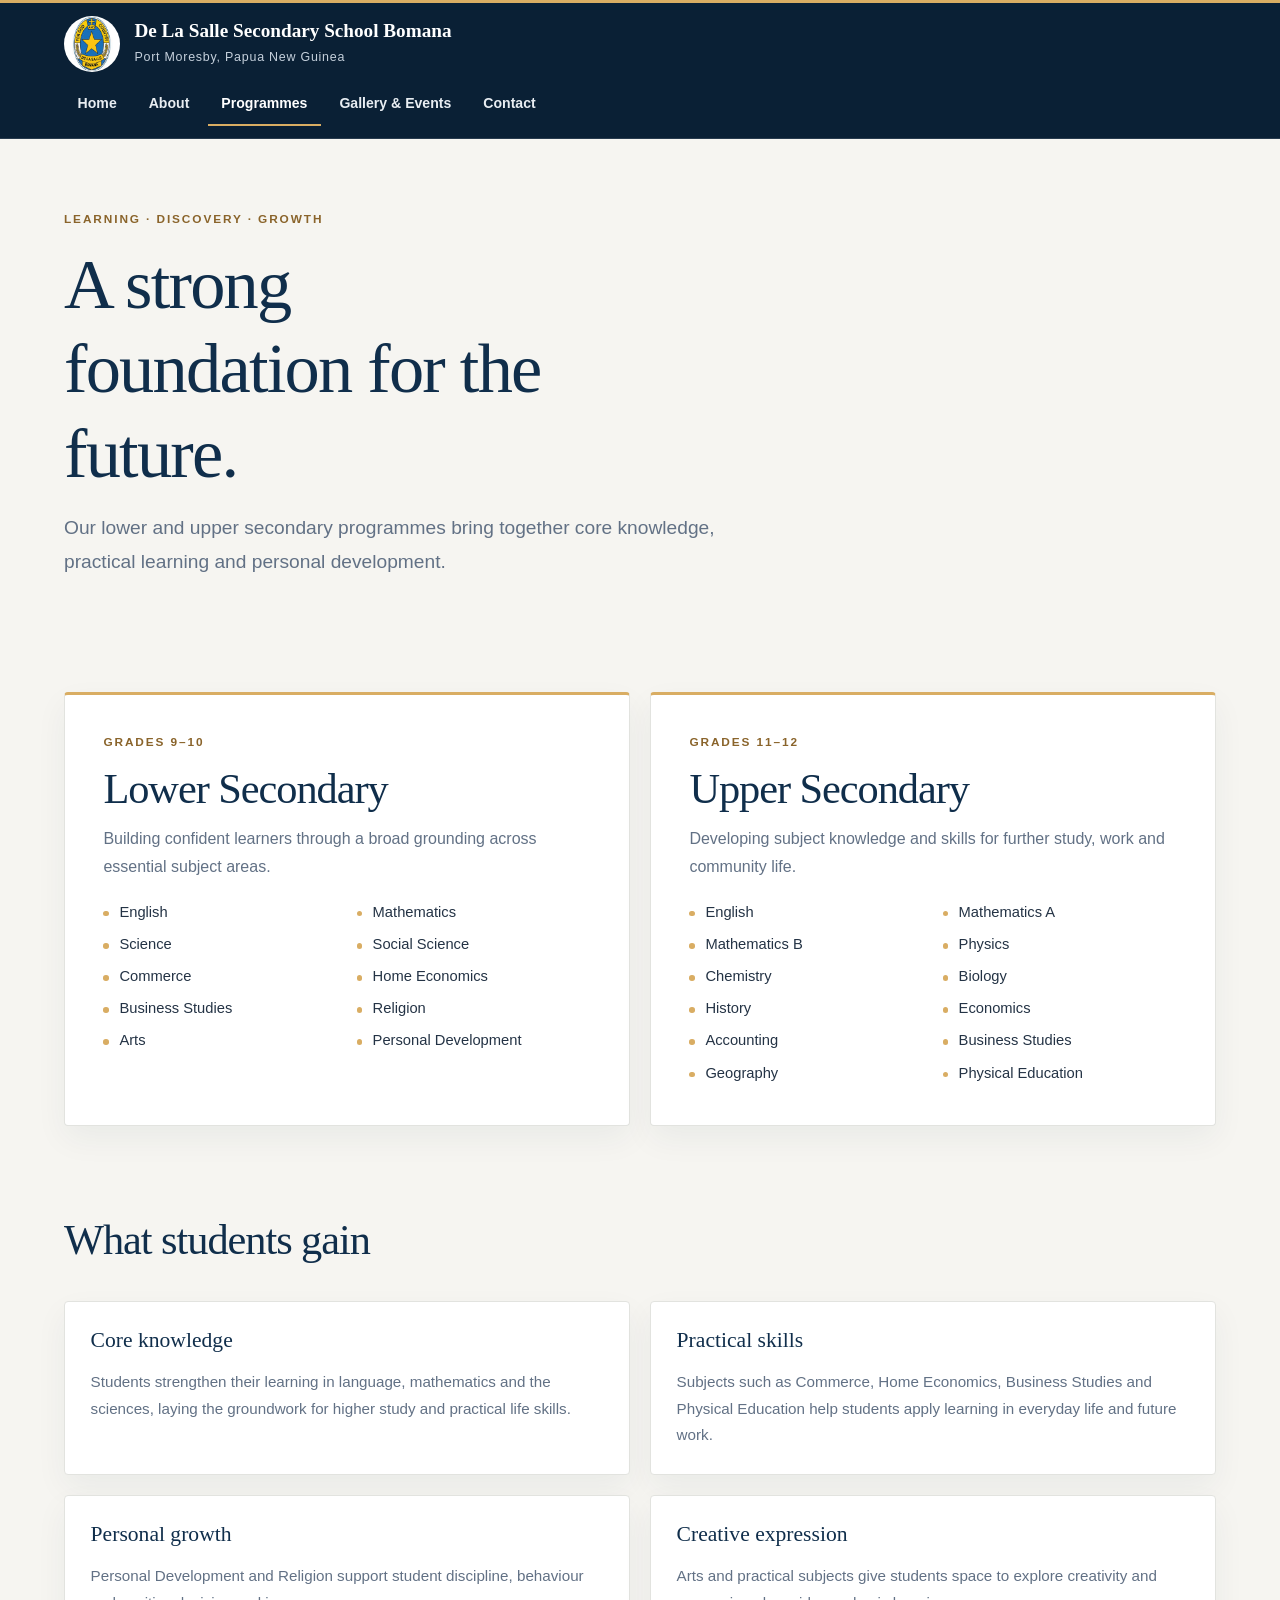
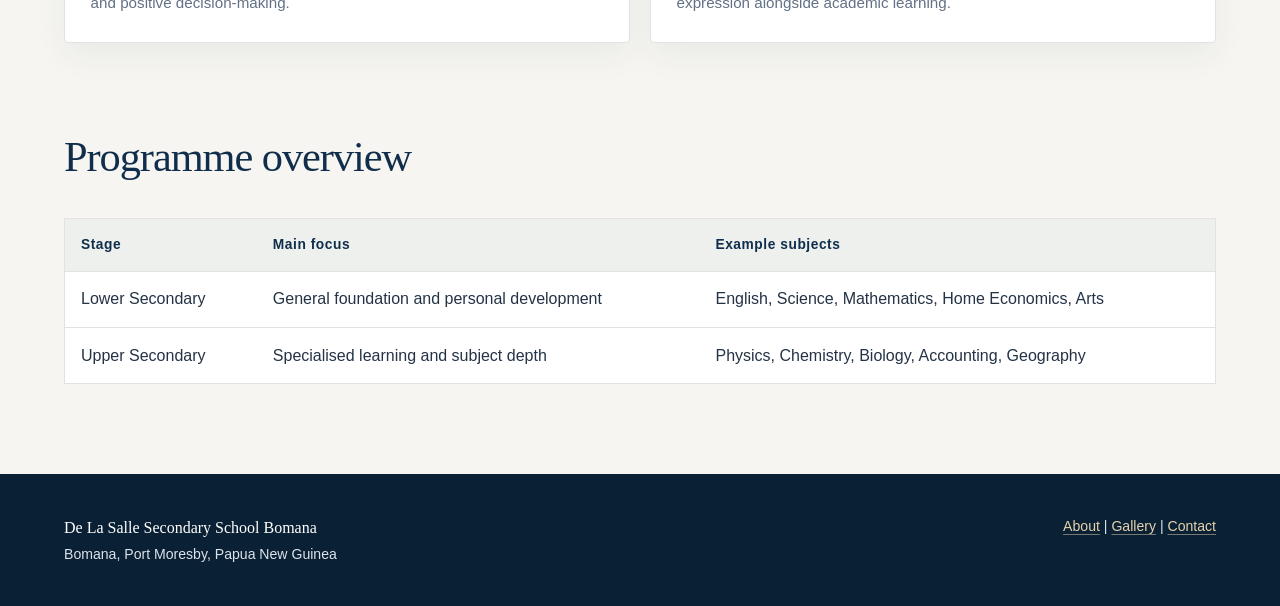
<file: programmes.html>
<!DOCTYPE html>
<html lang="en">
<head>
    <meta charset="UTF-8">
    <meta name="viewport" content="width=device-width, initial-scale=1.0">
    <meta name="description" content="Explore the academic programmes at De La Salle Secondary School Bomana, including lower and upper secondary subject areas.">
    <title>De La Salle Secondary School Bomana | Programmes</title>
    <link rel="stylesheet" href="styles.css">
</head>
<body>
    <a class="skip-link" href="#main-content">Skip to main content</a>
    <header>
        <div class="topbar">
            <a class="brand" href="index.html" aria-label="De La Salle Secondary School Bomana home page">
                <img src="Images/logo.jpg.jpg" alt="De La Salle Secondary School Bomana logo">
                <div class="brand-text">
                    <strong>De La Salle Secondary School Bomana</strong>
                    <span>Port Moresby, Papua New Guinea</span>
                </div>
            </a>
        </div>
        <nav class="site-nav" aria-label="Main navigation">
            <a href="index.html">Home</a>
            <a href="about.html">About</a>
            <a class="current" href="programmes.html" aria-current="page">Programmes</a>
            <a href="gallery.html">Gallery &amp; Events</a>
            <a href="contact.html">Contact</a>
        </nav>
    </header>

    <main id="main-content">
        <section aria-labelledby="programmes-heading">
            <div class="page-intro">
                <p class="eyebrow">Learning · Discovery · Growth</p>
                <h1 id="programmes-heading" class="page-heading">A strong foundation for the future.</h1>
                <p>Our lower and upper secondary programmes bring together core knowledge, practical learning and personal development.</p>
            </div>
        </section>

        <section class="curriculum-grid" aria-label="Subject groups">
            <article class="card">
                <p class="eyebrow">Grades 9–10</p>
                <h2>Lower Secondary</h2>
                <p class="curriculum-description">Building confident learners through a broad grounding across essential subject areas.</p>
                <ul class="subject-list">
                    <li>English</li>
                    <li>Mathematics</li>
                    <li>Science</li>
                    <li>Social Science</li>
                    <li>Commerce</li>
                    <li>Home Economics</li>
                    <li>Business Studies</li>
                    <li>Religion</li>
                    <li>Arts</li>
                    <li>Personal Development</li>
                </ul>
            </article>

            <article class="card">
                <p class="eyebrow">Grades 11–12</p>
                <h2>Upper Secondary</h2>
                <p class="curriculum-description">Developing subject knowledge and skills for further study, work and community life.</p>
                <ul class="subject-list">
                    <li>English</li>
                    <li>Mathematics A</li>
                    <li>Mathematics B</li>
                    <li>Physics</li>
                    <li>Chemistry</li>
                    <li>Biology</li>
                    <li>History</li>
                    <li>Economics</li>
                    <li>Accounting</li>
                    <li>Business Studies</li>
                    <li>Geography</li>
                    <li>Physical Education</li>
                </ul>
            </article>
        </section>

        <section aria-labelledby="learning-focus-title">
            <h2 id="learning-focus-title">What students gain</h2>
            <div class="feature-grid">
                <article class="card">
                    <h3>Core knowledge</h3>
                    <p>Students strengthen their learning in language, mathematics and the sciences, laying the groundwork for higher study and practical life skills.</p>
                </article>
                <article class="card">
                    <h3>Practical skills</h3>
                    <p>Subjects such as Commerce, Home Economics, Business Studies and Physical Education help students apply learning in everyday life and future work.</p>
                </article>
                <article class="card">
                    <h3>Personal growth</h3>
                    <p>Personal Development and Religion support student discipline, behaviour and positive decision-making.</p>
                </article>
                <article class="card">
                    <h3>Creative expression</h3>
                    <p>Arts and practical subjects give students space to explore creativity and expression alongside academic learning.</p>
                </article>
            </div>
        </section>

        <section aria-labelledby="curriculum-table-title">
            <h2 id="curriculum-table-title">Programme overview</h2>
            <div class="table-scroll" role="region" aria-label="Programme overview by stage" tabindex="0">
                <table>
                    <thead>
                        <tr>
                            <th>Stage</th>
                            <th>Main focus</th>
                            <th>Example subjects</th>
                        </tr>
                    </thead>
                    <tbody>
                        <tr>
                            <td>Lower Secondary</td>
                            <td>General foundation and personal development</td>
                            <td>English, Science, Mathematics, Home Economics, Arts</td>
                        </tr>
                        <tr>
                            <td>Upper Secondary</td>
                            <td>Specialised learning and subject depth</td>
                            <td>Physics, Chemistry, Biology, Accounting, Geography</td>
                        </tr>
                    </tbody>
                </table>
            </div>
        </section>
    </main>

    <footer>
        <div class="footer-inner">
            <div>
                <strong>De La Salle Secondary School Bomana</strong><br>
                Bomana, Port Moresby, Papua New Guinea
            </div>
            <div>
                <a href="about.html">About</a> | 
                <a href="gallery.html">Gallery</a> | 
                <a href="contact.html">Contact</a>
            </div>
        </div>
    </footer>
</body>
</html>
</file>
<file: styles.css>
:root {
    color-scheme: light;
    --navy: #102e4b;
    --navy-deep: #0a2035;
    --blue: #214d70;
    --gold: #d9ad63;
    --gold-light: #f2e4c9;
    --ink: #243345;
    --muted: #627185;
    --paper: #f6f5f1;
    --white: #fff;
    --line: #e2e3df;
    --shadow: 0 1.25rem 3rem rgba(16, 46, 75, 0.09);
    --content: 72rem;
    --section-space: clamp(3.5rem, 7vw, 6rem);
}

* {
    box-sizing: border-box;
}

html {
    scroll-behavior: smooth;
    scroll-padding-top: 1rem;
}

body {
    min-width: 20rem;
    margin: 0;
    background: var(--paper);
    color: var(--ink);
    font-family: Arial, Helvetica, sans-serif;
    font-size: 1rem;
    line-height: 1.75;
}

img,
iframe {
    display: block;
    max-width: 100%;
}

img {
    height: auto;
}

figure {
    min-width: 0;
    margin: 0;
}

a {
    color: var(--blue);
    text-decoration-thickness: 0.08em;
    text-underline-offset: 0.2em;
}

a:hover {
    color: var(--navy-deep);
}

:focus-visible {
    outline: 3px solid #a56715;
    outline-offset: 4px;
}

.skip-link {
    position: absolute;
    z-index: 10;
    top: 0.75rem;
    left: 0.75rem;
    padding: 0.65rem 1rem;
    transform: translateY(-180%);
    border-radius: 0.4rem;
    background: var(--white);
    color: var(--navy);
    font-weight: 700;
}

.skip-link:focus {
    transform: translateY(0);
}

header {
    position: relative;
    z-index: 2;
    border-bottom: 1px solid rgba(255, 255, 255, 0.12);
    background: var(--navy-deep);
    color: var(--white);
}

header::before {
    position: absolute;
    top: 0;
    right: 0;
    left: 0;
    height: 3px;
    background: var(--gold);
    content: "";
}

.topbar,
.site-nav,
main,
.footer-inner {
    width: min(100% - 3rem, var(--content));
    margin-inline: auto;
}

.topbar {
    display: flex;
    align-items: center;
    padding-block: 1rem 0.75rem;
}

.brand {
    display: inline-flex;
    min-width: 0;
    align-items: center;
    gap: 0.9rem;
    color: var(--white);
    text-decoration: none;
}

.brand:hover {
    color: var(--white);
}

.brand img {
    width: 3.5rem;
    aspect-ratio: 1;
    flex: 0 0 auto;
    border: 1px solid rgba(255, 255, 255, 0.5);
    border-radius: 50%;
    background: var(--white);
    object-fit: cover;
}

.brand-text strong,
.brand-text span {
    display: block;
}

.brand-text strong {
    font-family: Georgia, "Times New Roman", serif;
    font-size: 1.2rem;
    font-weight: 600;
    line-height: 1.3;
}

.brand-text span {
    margin-top: 0.2rem;
    color: #c5d0dc;
    font-size: 0.78rem;
    letter-spacing: 0.06em;
}

.site-nav {
    display: flex;
    flex-wrap: wrap;
    gap: 0.3rem;
    padding-bottom: 0.8rem;
}

.site-nav a {
    display: inline-flex;
    min-height: 2.6rem;
    align-items: center;
    justify-content: center;
    padding: 0.45rem 0.85rem;
    border-bottom: 2px solid transparent;
    color: #e8edf2;
    font-size: 0.88rem;
    font-weight: 700;
    text-align: center;
    text-decoration: none;
    transition: color 160ms ease, border-color 160ms ease;
}

.site-nav a:hover,
.site-nav a:focus-visible,
.site-nav a[aria-current="page"] {
    border-bottom-color: var(--gold);
    background: transparent;
    color: var(--white);
}

main {
    padding-block: clamp(2rem, 5vw, 3.5rem) var(--section-space);
}

main > section + section {
    margin-top: var(--section-space);
}

h1,
h2,
h3 {
    color: var(--navy);
    line-height: 1.2;
}

h1,
h2 {
    font-family: Georgia, "Times New Roman", serif;
    font-weight: 500;
    letter-spacing: -0.025em;
}

h1 {
    font-size: clamp(2.6rem, 5.5vw, 4.8rem);
}

h2 {
    font-size: clamp(1.8rem, 3.4vw, 2.65rem);
}

h3 {
    font-size: 1.15rem;
}

.eyebrow {
    margin: 0 0 0.8rem;
    color: #8a642b;
    font-size: 0.74rem;
    font-weight: 700;
    letter-spacing: 0.16em;
    line-height: 1.5;
    text-transform: uppercase;
}

.page-intro {
    max-width: 53rem;
    padding-block: 1rem 1.5rem;
}

.page-intro h1 {
    max-width: 15ch;
    margin: 0 0 1rem;
}

.page-intro > p:last-child {
    max-width: 42rem;
    margin: 0;
    color: var(--muted);
    font-size: clamp(1.05rem, 1.6vw, 1.2rem);
}

.page-heading {
    margin-top: 0;
}

.hero {
    position: relative;
    display: grid;
    min-height: 38rem;
    grid-template-columns: minmax(0, 1.05fr) minmax(20rem, 0.95fr);
    align-items: stretch;
    overflow: hidden;
    border-radius: 0.35rem;
    background: var(--navy);
    box-shadow: var(--shadow);
}

.hero > div {
    position: relative;
    z-index: 1;
    display: flex;
    flex-direction: column;
    align-items: flex-start;
    justify-content: center;
    padding: clamp(2rem, 5vw, 4.5rem);
    background: linear-gradient(120deg, var(--navy-deep), var(--navy));
    color: #ecf0f3;
}

.hero .eyebrow {
    color: var(--gold);
}

.hero h1 {
    max-width: 17ch;
    margin: 0 0 1.2rem;
    color: var(--white);
    font-size: clamp(2.75rem, 4.5vw, 4rem);
    line-height: 1.04;
}

.hero-copy {
    max-width: 34rem;
    margin: 0;
    color: #d5dee7;
    font-size: 1.08rem;
}

.hero-motto {
    display: flex;
    flex-wrap: wrap;
    align-items: baseline;
    gap: 0.65rem;
    margin-block: 1.4rem 0;
    color: var(--white);
    font-family: Georgia, "Times New Roman", serif;
    font-size: 1.25rem;
}

.hero-motto span,
.contact-motto span {
    color: var(--gold);
    font-family: Arial, Helvetica, sans-serif;
    font-size: 0.7rem;
    font-weight: 700;
    letter-spacing: 0.14em;
    text-transform: uppercase;
}

.hero > figure {
    position: relative;
    min-height: 100%;
    overflow: hidden;
}

.hero > figure::after {
    position: absolute;
    inset: 0;
    background: linear-gradient(90deg, rgba(10, 32, 53, 0.3), transparent 40%), linear-gradient(0deg, rgba(10, 32, 53, 0.5), transparent 30%);
    content: "";
}

.hero figure img {
    width: 100%;
    height: 100%;
    min-height: 38rem;
    object-fit: cover;
}

.hero figcaption {
    position: absolute;
    z-index: 1;
    right: 1.5rem;
    bottom: 1.2rem;
    left: 1.5rem;
    color: var(--white);
    font-size: 0.76rem;
    letter-spacing: 0.05em;
}

.cta-row {
    display: flex;
    flex-wrap: wrap;
    align-items: center;
    gap: 1.2rem;
    margin-top: 1.9rem;
}

.button,
button[type="submit"] {
    display: inline-flex;
    min-height: 3rem;
    align-items: center;
    justify-content: center;
    gap: 0.7rem;
    padding: 0.7rem 1.2rem;
    border: 1px solid var(--gold);
    border-radius: 0.15rem;
    background: var(--gold);
    color: var(--navy-deep);
    cursor: pointer;
    font: inherit;
    font-size: 0.88rem;
    font-weight: 700;
    line-height: 1.3;
    text-align: center;
    text-decoration: none;
    transition: background-color 160ms ease, color 160ms ease, transform 160ms ease;
}

.button:hover,
.button:focus-visible,
button[type="submit"]:hover,
button[type="submit"]:focus-visible {
    transform: translateY(-2px);
    background: #e9c987;
    color: var(--navy-deep);
    text-decoration: none;
}

.text-link {
    display: inline-flex;
    align-items: center;
    gap: 0.55rem;
    color: var(--white);
    font-size: 0.88rem;
    font-weight: 700;
    text-decoration-color: rgba(255, 255, 255, 0.5);
}

.text-link:hover {
    color: var(--gold);
}

.school-facts {
    display: grid;
    grid-template-columns: repeat(4, minmax(0, 1fr));
    border-bottom: 1px solid var(--line);
    background: var(--white);
    box-shadow: 0 0.5rem 1.5rem rgba(16, 46, 75, 0.04);
}

.school-facts > div {
    display: flex;
    min-height: 7rem;
    flex-direction: column;
    justify-content: center;
    padding: 1.25rem clamp(1rem, 2.5vw, 2rem);
    border-right: 1px solid var(--line);
}

.school-facts > div:last-child {
    border-right: 0;
}

.school-facts strong {
    color: var(--navy);
    font-family: Georgia, "Times New Roman", serif;
    font-size: clamp(1.15rem, 2vw, 1.6rem);
    font-weight: 500;
    line-height: 1.3;
}

.school-facts span {
    margin-top: 0.25rem;
    color: var(--muted);
    font-size: 0.8rem;
}

.info-grid,
.feature-grid,
.gallery-grid,
.contact-grid,
.curriculum-grid {
    display: grid;
    gap: 1.25rem;
}

.info-grid {
    grid-template-columns: repeat(3, minmax(0, 1fr));
    margin-top: 1.6rem;
}

.feature-grid {
    grid-template-columns: repeat(2, minmax(0, 1fr));
}

.gallery-grid {
    grid-template-columns: repeat(12, minmax(0, 1fr));
}

.contact-grid {
    grid-template-columns: minmax(16rem, 0.72fr) minmax(0, 1.5fr);
    align-items: start;
}

.curriculum-grid {
    grid-template-columns: repeat(2, minmax(0, 1fr));
}

.card,
.panel,
form,
.contact-note,
.map-panel {
    min-width: 0;
    padding: clamp(1.25rem, 3vw, 2rem);
    border: 1px solid var(--line);
    border-radius: 0.25rem;
    background: var(--white);
    box-shadow: 0 0.8rem 2rem rgba(16, 46, 75, 0.055);
}

.card {
    position: relative;
    height: 100%;
}

.card h2,
.card h3,
.panel h2,
.panel h3 {
    margin-top: 0;
}

.card > :last-child,
.panel > :last-child {
    margin-bottom: 0;
}

.info-grid .card {
    padding-top: 1.7rem;
    border-top: 3px solid var(--gold);
    box-shadow: none;
}

.info-grid .card h2 {
    margin-top: 0;
    font-size: 1.2rem;
}

.info-grid .card p,
.feature-grid .card p {
    margin-bottom: 0;
    color: var(--muted);
    font-size: 0.95rem;
}

.content-layout {
    display: grid;
    grid-template-columns: minmax(0, 1.8fr) minmax(16rem, 0.8fr);
    align-items: start;
    gap: clamp(1.5rem, 4vw, 3.5rem);
    margin-top: 1.5rem;
}

.content-layout > * {
    min-width: 0;
}

.content-layout > article > p:first-child {
    margin-top: 0;
}

.content-layout figure img,
.gallery-grid img {
    width: 100%;
    border: 1px solid var(--line);
    object-fit: cover;
}

.content-layout figure img {
    aspect-ratio: 4 / 3;
}

.panel {
    border-top: 3px solid var(--gold);
}

.feature-section {
    padding-block: clamp(2rem, 5vw, 3.5rem);
    border-top: 1px solid var(--line);
    border-bottom: 1px solid var(--line);
}

.feature-section > .section-heading {
    max-width: 41rem;
    margin-bottom: 2rem;
}

.section-heading h2 {
    margin: 0 0 0.75rem;
}

.section-heading > p:last-child {
    margin: 0;
    color: var(--muted);
}

.feature-grid .card {
    padding: 1.6rem;
}

.card-index {
    display: block;
    margin-bottom: 1rem;
    color: #a87c3e;
    font-family: Georgia, "Times New Roman", serif;
    font-size: 0.9rem;
    letter-spacing: 0.08em;
}

.feature-grid .card h3 {
    margin: 0 0 0.65rem;
    font-family: Georgia, "Times New Roman", serif;
    font-size: 1.35rem;
    font-weight: 500;
}

.closing-banner {
    display: flex;
    align-items: center;
    justify-content: space-between;
    gap: 2rem;
    padding: clamp(2rem, 5vw, 3.5rem);
    background: var(--navy);
    color: var(--white);
}

.closing-banner .eyebrow {
    color: var(--gold);
}

.closing-banner h2 {
    max-width: 22ch;
    margin: 0;
    color: var(--white);
    font-size: clamp(1.7rem, 3vw, 2.5rem);
}

.button-light {
    flex: 0 0 auto;
    border-color: var(--gold);
}

.subject-list {
    display: grid;
    grid-template-columns: repeat(2, minmax(0, 1fr));
    gap: 0.4rem 1.2rem;
    margin: 1.2rem 0 0;
    padding: 0;
    list-style: none;
}

.subject-list li {
    position: relative;
    margin: 0;
    padding-left: 1rem;
    color: var(--ink);
    font-size: 0.92rem;
}

.subject-list li::before {
    position: absolute;
    top: 0.75em;
    left: 0;
    width: 0.35rem;
    height: 0.35rem;
    border-radius: 50%;
    background: var(--gold);
    content: "";
}

.curriculum-grid .card {
    padding: clamp(1.5rem, 3vw, 2.5rem);
    border-top: 3px solid var(--gold);
}

.curriculum-grid .card h2 {
    margin-bottom: 0.6rem;
}

.curriculum-description {
    min-height: 3.5rem;
    margin: 0;
    color: var(--muted);
}

.gallery-grid figure {
    grid-column: span 4;
    align-self: start;
}

.gallery-grid figure:nth-child(1),
.gallery-grid figure:nth-child(4) {
    grid-column: span 7;
}

.gallery-grid figure:nth-child(2),
.gallery-grid figure:nth-child(5) {
    grid-column: span 5;
}

.gallery-grid img {
    aspect-ratio: 4 / 3;
    transition: transform 300ms ease, filter 300ms ease;
}

.gallery-grid figure:nth-child(1) img,
.gallery-grid figure:nth-child(4) img {
    aspect-ratio: 16 / 9;
}

.gallery-grid figure:hover img {
    transform: scale(1.015);
    filter: saturate(1.08);
}

figcaption {
    margin-top: 0.65rem;
    color: var(--muted);
    font-size: 0.82rem;
    line-height: 1.5;
}

table {
    width: 100%;
    border-collapse: collapse;
    background: var(--white);
}

.table-scroll {
    max-width: 100%;
    margin-top: 1rem;
    overflow-x: auto;
    border: 1px solid var(--line);
    background: var(--white);
    overscroll-behavior-inline: contain;
}

th,
td {
    padding: 0.85rem 1rem;
    border-bottom: 1px solid var(--line);
    text-align: left;
    vertical-align: top;
}

tr:last-child td {
    border-bottom: 0;
}

th {
    background: #eef0ed;
    color: var(--navy);
    font-size: 0.86rem;
    letter-spacing: 0.04em;
}

form h2 {
    margin-top: 0;
    font-size: 1.9rem;
}

.contact-note {
    position: sticky;
    top: 1.5rem;
    border-top: 3px solid var(--gold);
}

.contact-note h2 {
    margin: 0 0 0.8rem;
    font-size: 1.8rem;
}

.contact-note > p:not(.eyebrow) {
    color: var(--muted);
}

.contact-note .text-link {
    color: var(--blue);
    text-decoration-color: rgba(33, 77, 112, 0.5);
}

.contact-note .text-link:hover {
    color: var(--navy-deep);
}

.contact-motto {
    display: flex;
    flex-direction: column;
    gap: 0.4rem;
    margin-top: 2rem;
    padding-top: 1.2rem;
    border-top: 1px solid var(--line);
}

.contact-motto span {
    color: #8a642b;
}

.contact-motto strong {
    color: var(--navy);
    font-family: Georgia, "Times New Roman", serif;
    font-size: 1.15rem;
    font-weight: 500;
}

.form-grid {
    display: grid;
    grid-template-columns: repeat(2, minmax(0, 1fr));
    gap: 1rem;
}

.form-grid-spaced,
.form-field-spaced {
    margin-top: 1rem;
}

label {
    display: block;
    margin-bottom: 0.35rem;
    color: var(--navy);
    font-size: 0.88rem;
    font-weight: 700;
}

input,
select,
textarea {
    width: 100%;
    min-height: 3rem;
    padding: 0.7rem 0.8rem;
    border: 1px solid #c9cfce;
    border-radius: 0.15rem;
    background: #fdfdfc;
    color: var(--ink);
    font: inherit;
}

input:focus-visible,
select:focus-visible,
textarea:focus-visible {
    outline-color: var(--blue);
}

textarea {
    min-height: 9rem;
    resize: vertical;
}

.checkbox-row {
    display: flex;
    align-items: flex-start;
    gap: 0.7rem;
    margin-top: 1rem;
}

.checkbox-row input {
    width: 1.15rem;
    min-height: 1.15rem;
    height: 1.15rem;
    flex: 0 0 auto;
    margin: 0.25rem 0 0;
    accent-color: var(--navy);
}

.checkbox-row label {
    margin: 0;
    color: var(--muted);
    font-weight: 400;
}

.form-submit {
    margin-top: 1.2rem;
}

.map-panel {
    margin-top: var(--section-space);
}

.map-panel h2 {
    margin-top: 0;
}

.map-frame {
    width: 100%;
    height: clamp(18rem, 48vw, 28rem);
    border: 0;
}

footer {
    padding-block: 2.5rem;
    background: var(--navy-deep);
    color: #dbe3eb;
}

.footer-inner {
    display: flex;
    flex-wrap: wrap;
    justify-content: space-between;
    gap: 1.25rem;
    font-size: 0.88rem;
}

.footer-inner strong {
    color: var(--white);
    font-family: Georgia, "Times New Roman", serif;
    font-size: 1rem;
    font-weight: 500;
}

.footer-inner a {
    color: #e6d2ad;
    text-decoration-color: rgba(230, 210, 173, 0.5);
}

@media (max-width: 58rem) {
    .hero {
        min-height: 34rem;
        grid-template-columns: minmax(0, 1fr) minmax(16rem, 0.8fr);
    }

    .hero figure img {
        min-height: 34rem;
    }

    .school-facts {
        grid-template-columns: repeat(2, minmax(0, 1fr));
    }

    .school-facts > div:nth-child(2) {
        border-right: 0;
    }

    .school-facts > div:nth-child(-n + 2) {
        border-bottom: 1px solid var(--line);
    }

    .info-grid {
        grid-template-columns: repeat(2, minmax(0, 1fr));
    }

    .gallery-grid figure:nth-child(n) {
        grid-column: span 6;
    }
}

@media (max-width: 46rem) {
    .topbar,
    .site-nav,
    main,
    .footer-inner {
        width: min(100% - 2rem, var(--content));
    }

    .hero {
        grid-template-columns: minmax(0, 1fr);
    }

    .hero > div {
        padding: clamp(1.75rem, 7vw, 3rem);
    }

    .hero h1 {
        max-width: 15ch;
        font-size: clamp(2.6rem, 10vw, 4rem);
    }

    .hero > figure {
        min-height: 19rem;
    }

    .hero figure img {
        min-height: 19rem;
        max-height: 27rem;
    }

    .content-layout {
        grid-template-columns: minmax(0, 1fr);
        gap: 1.5rem;
    }

    .content-layout figure {
        max-width: 38rem;
    }

    .contact-grid {
        grid-template-columns: minmax(0, 1fr);
    }

    .contact-note {
        position: static;
    }

    .closing-banner {
        align-items: flex-start;
        flex-direction: column;
    }
}

@media (max-width: 35rem) {
    .topbar,
    .site-nav,
    main,
    .footer-inner {
        width: min(100% - 1.25rem, var(--content));
    }

    .brand {
        gap: 0.7rem;
    }

    .brand img {
        width: 3rem;
    }

    .brand-text strong {
        font-size: 1rem;
    }

    .brand-text span {
        font-size: 0.68rem;
    }

    .site-nav {
        gap: 0.15rem 0.3rem;
    }

    .site-nav a {
        min-height: 2.4rem;
        flex: 1 1 40%;
        padding-inline: 0.45rem;
        font-size: 0.82rem;
    }

    .school-facts {
        grid-template-columns: minmax(0, 1fr);
    }

    .school-facts > div {
        min-height: 5.5rem;
        border-right: 0;
        border-bottom: 1px solid var(--line);
    }

    .school-facts > div:last-child {
        border-bottom: 0;
    }

    .info-grid,
    .feature-grid,
    .curriculum-grid,
    .form-grid {
        grid-template-columns: minmax(0, 1fr);
    }

    .gallery-grid figure:nth-child(n) {
        grid-column: 1 / -1;
    }

    .gallery-grid figure:nth-child(n) img {
        aspect-ratio: 4 / 3;
    }

    .subject-list {
        grid-template-columns: minmax(0, 1fr);
    }

    .curriculum-description {
        min-height: 0;
    }

    .cta-row {
        align-items: flex-start;
        flex-direction: column;
    }

    .table-scroll table {
        min-width: 34rem;
    }
}

@media (prefers-reduced-motion: reduce) {
    *,
    *::before,
    *::after {
        scroll-behavior: auto !important;
        transition-duration: 0.01ms !important;
        animation-duration: 0.01ms !important;
        animation-iteration-count: 1 !important;
    }
}
</file>
